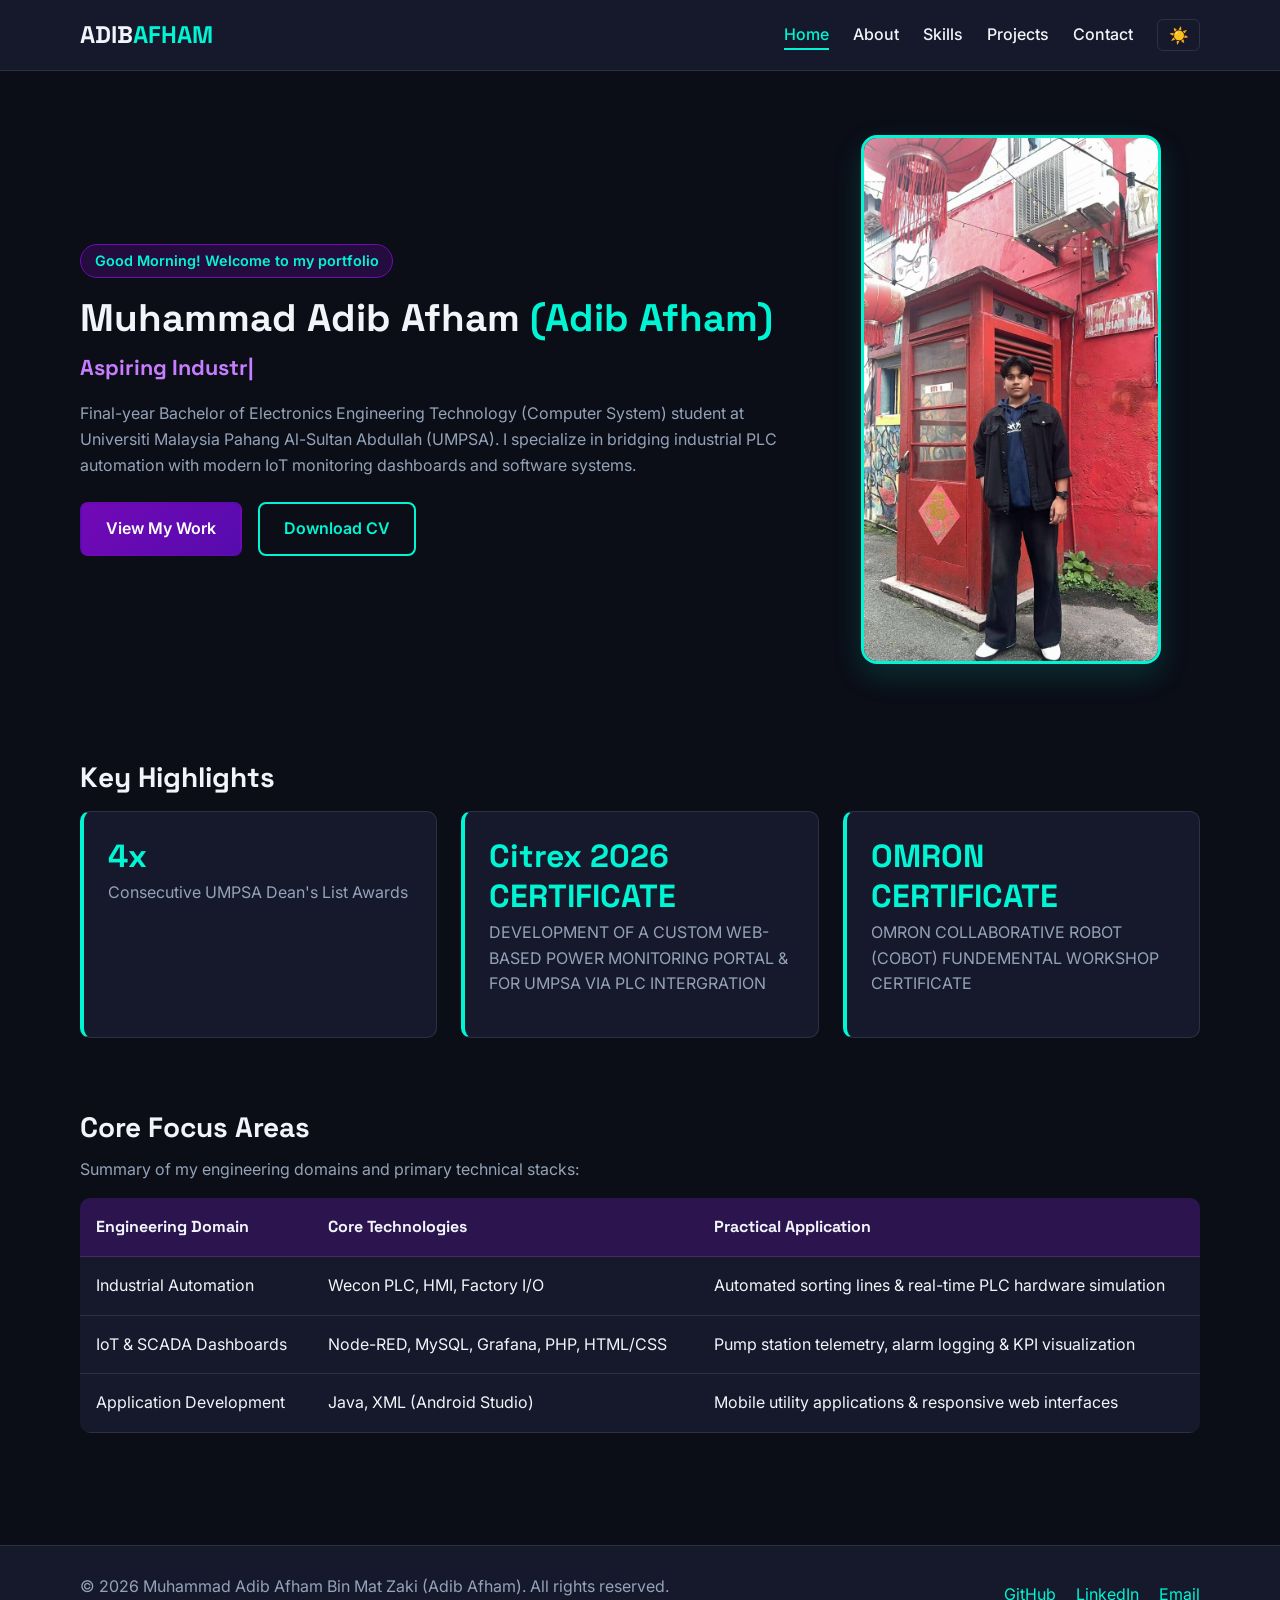
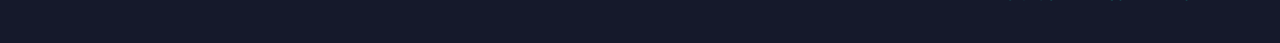
<file: index.html>
<!DOCTYPE html>
<html lang="en">
<head>
  <meta charset="UTF-8">
  <meta name="viewport" content="width=device-width, initial-scale=1.0">
  <title>ADIB AFHAM | Electronics &amp; Automation Portfolio</title>
  <link rel="preconnect" href="https://fonts.googleapis.com">
  <link rel="preconnect" href="https://fonts.gstatic.com" crossorigin>
  <link href="https://fonts.googleapis.com/css2?family=Inter:wght@400;500;600&family=Space+Grotesk:wght@600;700&display=swap" rel="stylesheet">
  <link rel="stylesheet" href="css/style.css">
</head>
<body>
  <header class="site-header">
    <div class="container nav-wrapper">
      <a href="index.html" class="logo">ADIB<span>AFHAM</span></a>
      <button class="hamburger" id="hamburgerBtn" aria-label="Toggle Navigation" aria-expanded="false">
        <span></span>
        <span></span>
        <span></span>
      </button>
      <nav class="main-nav" id="mainNav">
        <ul>
          <li><a href="index.html" class="active">Home</a></li>
          <li><a href="about.html">About</a></li>
          <li><a href="skills.html">Skills</a></li>
          <li><a href="projects.html">Projects</a></li>
          <li><a href="contact.html">Contact</a></li>
        </ul>
        <button id="themeToggle" class="theme-btn" aria-label="Toggle Light/Dark Mode">☀️</button>
      </nav>
    </div>
  </header>

  <main>
    <section class="hero container">
      <div class="hero-content">
        <p id="timeGreeting" class="greeting-badge">Welcome to my portfolio</p>
        <h1>Muhammad Adib Afham <span class="highlight">(Adib Afham)</span></h1>
        <h2 class="typing-wrapper">
          <span id="typingText"></span><span class="cursor">|</span>
        </h2>
        <p class="hero-bio">
          Final-year Bachelor of Electronics Engineering Technology (Computer System) student at Universiti Malaysia Pahang Al-Sultan Abdullah (UMPSA). I specialize in bridging industrial PLC automation with modern IoT monitoring dashboards and software systems.
        </p>
        <div class="cta-group">
          <a href="projects.html" class="btn btn-primary">View My Work</a>
          <a href="docs/resume.pdf" class="btn btn-outline" download>Download CV</a>
        </div>
      </div>
      <div class="hero-image">
        <img src="images/profile.jpg" alt="Portrait of Muhammad Adib Afham Bin Mat Zaki">
      </div>
    </section>

    <section class="highlights container">
      <h2>Key Highlights</h2>
      <div class="stats-grid">
        <article class="stat-card">
          <h3>4x</h3>
          <p>Consecutive UMPSA Dean's List Awards</p>
        </article>
        <article class="stat-card">
          <h3>Citrex 2026 CERTIFICATE</h3>
          <p>DEVELOPMENT OF A CUSTOM WEB-BASED POWER MONITORING PORTAL &amp; FOR UMPSA VIA PLC INTERGRATION</p>
        </article>
        <article class="stat-card">
          <h3>OMRON CERTIFICATE</h3>
          <p>OMRON COLLABORATIVE ROBOT (COBOT) FUNDEMENTAL WORKSHOP CERTIFICATE</p>
        </article>
      </div>
    </section>

    <section class="overview-table-section container">
      <h2>Core Focus Areas</h2>
      <p>Summary of my engineering domains and primary technical stacks:</p>
      <div class="table-responsive">
        <table>
          <thead>
            <tr>
              <th>Engineering Domain</th>
              <th>Core Technologies</th>
              <th>Practical Application</th>
            </tr>
          </thead>
          <tbody>
            <tr>
              <td>Industrial Automation</td>
              <td>Wecon PLC, HMI, Factory I/O</td>
              <td>Automated sorting lines &amp; real-time PLC hardware simulation</td>
            </tr>
            <tr>
              <td>IoT &amp; SCADA Dashboards</td>
              <td>Node-RED, MySQL, Grafana, PHP, HTML/CSS</td>
              <td>Pump station telemetry, alarm logging &amp; KPI visualization</td>
            </tr>
            <tr>
              <td>Application Development</td>
              <td>Java, XML (Android Studio)</td>
              <td>Mobile utility applications &amp; responsive web interfaces</td>
            </tr>
          </tbody>
        </table>
      </div>
    </section>
  </main>

  <footer class="site-footer">
    <div class="container footer-content">
      <p>&copy; <span id="currentYear">2026</span> Muhammad Adib Afham Bin Mat Zaki (Adib Afham). All rights reserved.</p>
      <div class="social-links">
        <a href="https://github.com/Adeebbs" target="_blank" rel="noopener noreferrer">GitHub</a>
        <a href="https://www.linkedin.com/in/adib-afham-a77aa1451/" target="_blank" rel="noopener noreferrer">LinkedIn</a>
        <a href="mailto:adibafham878@gmail.com">Email</a>
      </div>
    </div>
  </footer>

  <button id="scrollTopBtn" class="scroll-top" title="Back to top">&uarr;</button>
  <script src="js/script.js"></script>
</body>
</html>
</file>
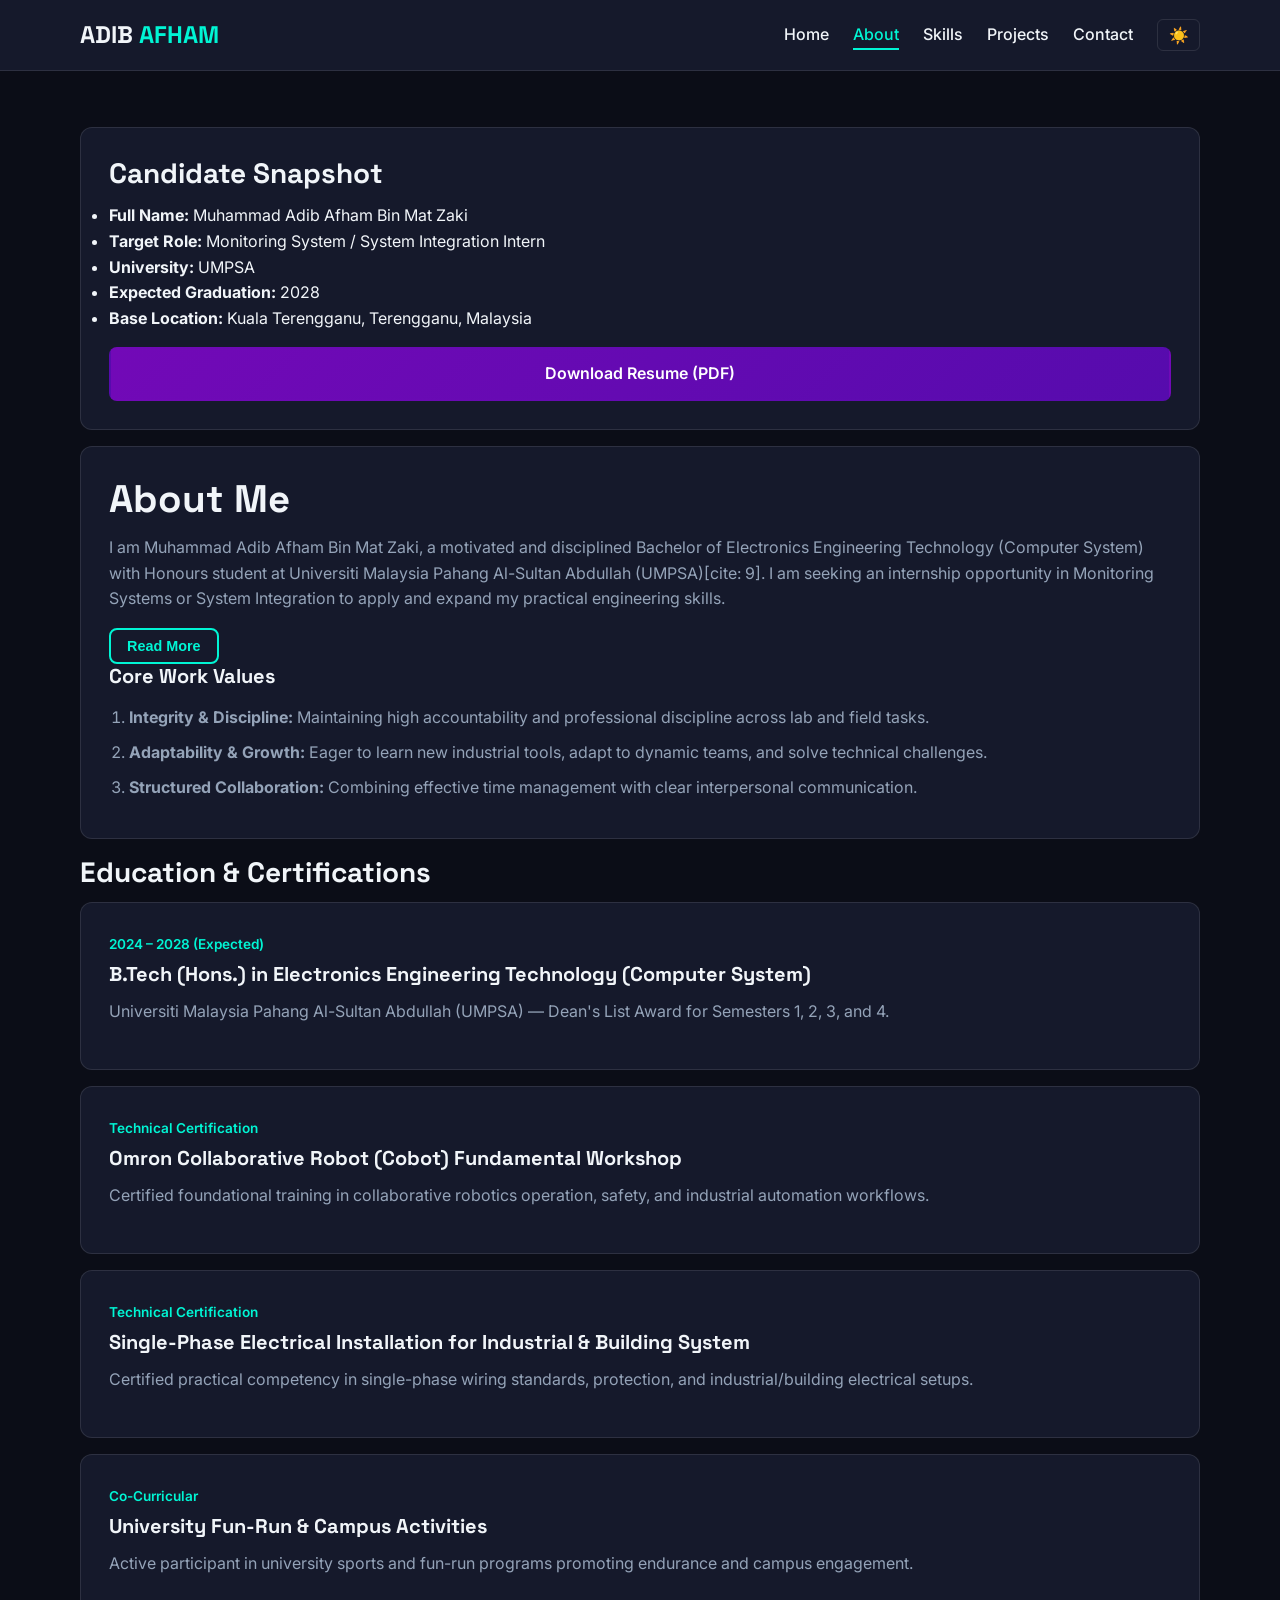
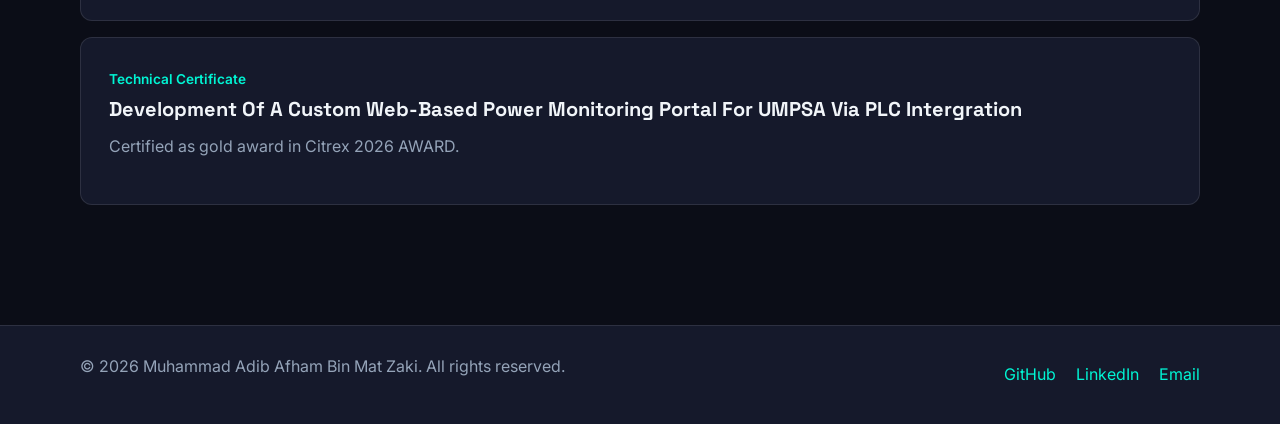
<file: about.html>
<!DOCTYPE html>
<html lang="en">
<head>
  <meta charset="UTF-8">
  <meta name="viewport" content="width=device-width, initial-scale=1.0">
  <title>About Me | Muhammad Adib Afham</title>
  <link rel="preconnect" href="https://fonts.googleapis.com">
  <link rel="preconnect" href="https://fonts.gstatic.com" crossorigin>
  <link href="https://fonts.googleapis.com/css2?family=Inter:wght@400;500;600&family=Space+Grotesk:wght@600;700&display=swap" rel="stylesheet">
  <link rel="stylesheet" href="css/style.css">
</head>
<body>
  <header class="site-header">
    <div class="container nav-wrapper">
      <a href="index.html" class="logo">ADIB<span> AFHAM</span></a>
      <button class="hamburger" id="hamburgerBtn" aria-label="Toggle Navigation" aria-expanded="false">
        <span></span>
        <span></span>
        <span></span>
      </button>
      <nav class="main-nav" id="mainNav">
        <ul>
          <li><a href="index.html">Home</a></li>
          <li><a href="about.html" class="active">About</a></li>
          <li><a href="skills.html">Skills</a></li>
          <li><a href="projects.html">Projects</a></li>
          <li><a href="contact.html">Contact</a></li>
        </ul>
        <button id="themeToggle" class="theme-btn" aria-label="Toggle Light/Dark Mode">☀️</button>
      </nav>
    </div>
  </header>

  <main class="container page-section">
    <div class="split-layout">
      <!-- Sticky Left Profile Card -->
      <aside class="sticky-sidebar">
        <div class="card profile-summary-card">
          <h2>Candidate Snapshot</h2>
          <ul class="meta-list">
            <li><strong>Full Name:</strong> Muhammad Adib Afham Bin Mat Zaki</li>
            <li><strong>Target Role:</strong> Monitoring System / System Integration Intern</li>
            <li><strong>University:</strong> UMPSA</li>
            <li><strong>Expected Graduation:</strong> 2028</li>
            <li><strong>Base Location:</strong> Kuala Terengganu, Terengganu, Malaysia</li>
            <p></p>
          </ul>
          <a href="docs/resume.pdf" class="btn btn-primary full-width" download>Download Resume (PDF)</a>
        </div>
      </aside>
      <p></p>

      <!-- Right Detailed Narrative & Credentials -->
      <div class="split-main">
        <article class="card">
          <h1>About Me</h1>
          <p>
            I am Muhammad Adib Afham Bin Mat Zaki, a motivated and disciplined Bachelor of Electronics Engineering Technology (Computer System) with Honours student at Universiti Malaysia Pahang Al-Sultan Abdullah (UMPSA)[cite: 9]. I am seeking an internship opportunity in Monitoring Systems or System Integration to apply and expand my practical engineering skills.
          </p>
          <div id="moreBio" class="hidden-content">
            <p>
              My academic projects focus on connecting industrial controllers with modern software interfaces—including linking Factory I/O simulations to physical PLC hardware via OPC UA (2025) and developing a web-based Water Pump Monitoring System dashboard using Node-RED, MySQL, and HTML with real-time alarm alerts (2026).
            </p>
            <p>
              Alongside earning Dean's List recognition across four consecutive semesters, I have completed hands-on technical workshops in Omron Collaborative Robots (Cobot) and Single-Phase Electrical Installation, and actively participate in university fun-run events.
            </p>
          </div>
          <button id="readMoreBtn" class="btn btn-outline btn-sm">Read More</button>

          <h3>Core Work Values</h3>
          <ol class="styled-list">
            <li><strong>Integrity &amp; Discipline:</strong> Maintaining high accountability and professional discipline across lab and field tasks.</li>
            <li><strong>Adaptability &amp; Growth:</strong> Eager to learn new industrial tools, adapt to dynamic teams, and solve technical challenges.</li>
            <li><strong>Structured Collaboration:</strong> Combining effective time management with clear interpersonal communication.</li>
          </ol>
        </article>
        <p>


        </p>
        <p></p>
        <p></p>
        <section class="credentials-section">
          <h2>Education &amp; Certifications</h2>
          <div class="credentials-grid">
            <article class="card credential-card">
              <span class="timeline-date">2024 – 2028 (Expected)</span>
              <h3>B.Tech (Hons.) in Electronics Engineering Technology (Computer System)</h3>
              <p>Universiti Malaysia Pahang Al-Sultan Abdullah (UMPSA) — Dean's List Award for Semesters 1, 2, 3, and 4.</p>
            </article>
            <p></p>

            <article class="card credential-card">
              <span class="timeline-date">Technical Certification</span>
              <h3>Omron Collaborative Robot (Cobot) Fundamental Workshop</h3>
              <p>Certified foundational training in collaborative robotics operation, safety, and industrial automation workflows.</p>
            </article>
            <p></p>

            <article class="card credential-card">
              <span class="timeline-date">Technical Certification</span>
              <h3>Single-Phase Electrical Installation for Industrial &amp; Building System</h3>
              <p>Certified practical competency in single-phase wiring standards, protection, and industrial/building electrical setups.</p>
            </article>
            <p></p>

            <article class="card credential-card">
              <span class="timeline-date">Co-Curricular</span>
              <h3>University Fun-Run &amp; Campus Activities</h3>
              <p>Active participant in university sports and fun-run programs promoting endurance and campus engagement.</p>
            </article>
            <p></p>

            <article class="card credential-card">
              <span class="timeline-date">Technical Certificate</span>
              <h3>Development Of A Custom Web-Based Power Monitoring Portal For UMPSA Via PLC Intergration</h3>
              <p>Certified as gold award in Citrex 2026 AWARD.</p>
            </article>
            <p></p>
          </div>
        </section>
      </div>
    </div>
  </main>

  <footer class="site-footer">
    <div class="container footer-content">
      <p>&copy; <span id="currentYear">2026</span> Muhammad Adib Afham Bin Mat Zaki. All rights reserved.</p>
      <div class="social-links">
       <a href="https://github.com/Adeebbs" target="_blank" rel="noopener noreferrer">GitHub</a>
        <a href="https://www.linkedin.com/in/adib-afham-a77aa1451/" target="_blank" rel="noopener noreferrer">LinkedIn</a>
        <a href="mailto:adibafham878@gmail.com">Email</a>
      </div>
    </div>
  </footer>

  <button id="scrollTopBtn" class="scroll-top" title="Back to top">&uarr;</button>
  <script src="js/script.js"></script>
</body>
</html>
</file>
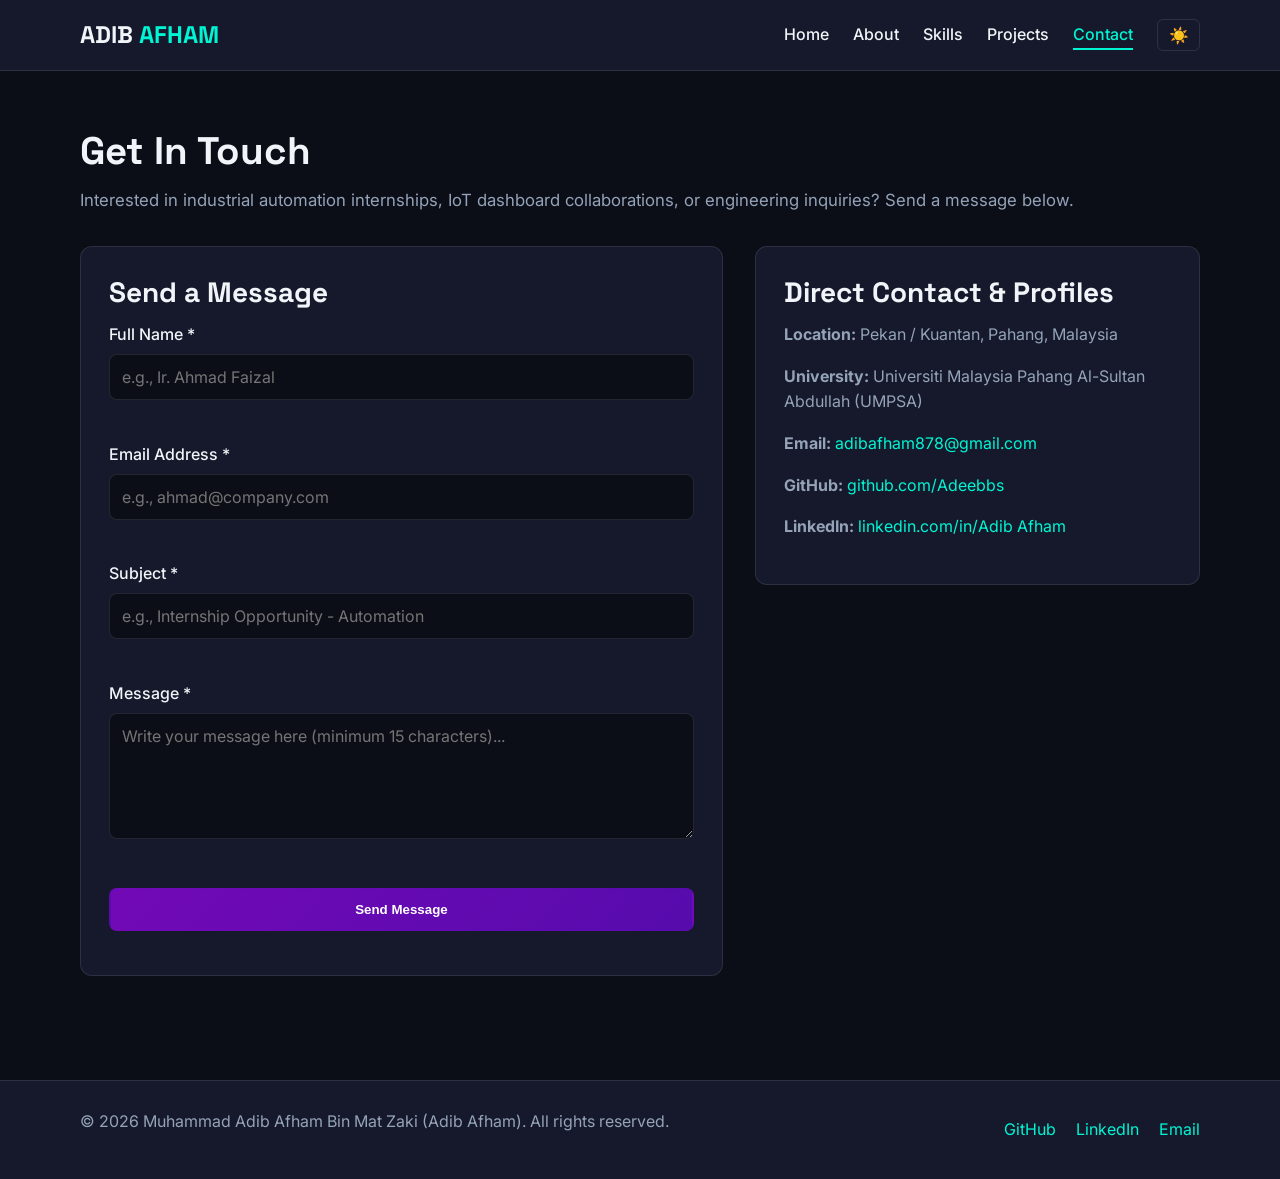
<file: contact.html>
<!DOCTYPE html>
<html lang="en">
<head>
  <meta charset="UTF-8">
  <meta name="viewport" content="width=device-width, initial-scale=1.0">
  <title>Contact | Adib Afham</title>
  <link rel="preconnect" href="https://fonts.googleapis.com">
  <link rel="preconnect" href="https://fonts.gstatic.com" crossorigin>
  <link href="https://fonts.googleapis.com/css2?family=Inter:wght@400;500;600&family=Space+Grotesk:wght@600;700&display=swap" rel="stylesheet">
  <link rel="stylesheet" href="css/style.css">
</head>
<body>
  <header class="site-header">
    <div class="container nav-wrapper">
      <a href="index.html" class="logo">ADIB<span> AFHAM</span></a>
      <button class="hamburger" id="hamburgerBtn" aria-label="Toggle Navigation" aria-expanded="false">
        <span></span>
        <span></span>
        <span></span>
      </button>
      <nav class="main-nav" id="mainNav">
        <ul>
          <li><a href="index.html">Home</a></li>
          <li><a href="about.html">About</a></li>
          <li><a href="skills.html">Skills</a></li>
          <li><a href="projects.html">Projects</a></li>
          <li><a href="contact.html" class="active">Contact</a></li>
        </ul>
        <button id="themeToggle" class="theme-btn" aria-label="Toggle Light/Dark Mode">☀️</button>
      </nav>
    </div>
  </header>

  <main class="container page-section">
    <h1>Get In Touch</h1>
    <p class="section-subtitle">Interested in industrial automation internships, IoT dashboard collaborations, or engineering inquiries? Send a message below.</p>

    <div class="contact-grid">
      <section class="contact-form-wrapper card">
        <h2>Send a Message</h2>
        <form id="contactForm" novalidate>
          <div class="form-group">
            <label for="fullName">Full Name *</label>
            <input type="text" id="fullName" name="fullName" placeholder="e.g., Ir. Ahmad Faizal" required>
            <small class="error-msg" id="nameError"></small>
          </div>

          <div class="form-group">
            <label for="email">Email Address *</label>
            <input type="email" id="email" name="email" placeholder="e.g., ahmad@company.com" required>
            <small class="error-msg" id="emailError"></small>
          </div>

          <div class="form-group">
            <label for="subject">Subject *</label>
            <input type="text" id="subject" name="subject" placeholder="e.g., Internship Opportunity - Automation" required>
            <small class="error-msg" id="subjectError"></small>
          </div>

          <div class="form-group">
            <label for="message">Message *</label>
            <textarea id="message" name="message" rows="5" placeholder="Write your message here (minimum 15 characters)..." required></textarea>
            <small class="error-msg" id="messageError"></small>
          </div>

          <button type="submit" class="btn btn-primary full-width">Send Message</button>
          <div id="formSuccess" class="success-banner" role="status"></div>
        </form>
      </section>

      <aside class="contact-info">
        <div class="card">
          <h2>Direct Contact &amp; Profiles</h2>
          <ul class="contact-list">
            <li><strong>Location:</strong> Pekan / Kuantan, Pahang, Malaysia</li>
            <li><strong>University:</strong> Universiti Malaysia Pahang Al-Sultan Abdullah (UMPSA)</li>
            <li><strong>Email:</strong> <a href="mailto:adibafham878@gmail.com">adibafham878@gmail.com</a></li>
            <li><strong>GitHub:</strong> <a href="https://github.com/Adeebbs" target="_blank" rel="noopener noreferrer">github.com/Adeebbs</a></li>
            <li><strong>LinkedIn:</strong> <a href="https://www.linkedin.com/in/adib-afham-a77aa1451/" target="_blank" rel="noopener noreferrer">linkedin.com/in/Adib Afham</a></li>
          </ul>
        </div>
      </aside>
    </div>
  </main>

  <footer class="site-footer">
    <div class="container footer-content">
      <p>&copy; <span id="currentYear">2026</span> Muhammad Adib Afham Bin Mat Zaki (Adib Afham). All rights reserved.</p>
      <div class="social-links">
       <a href="https://github.com/Adeebbs" target="_blank" rel="noopener noreferrer">GitHub</a>
        <a href="https://www.linkedin.com/in/adib-afham-a77aa1451/" target="_blank" rel="noopener noreferrer">LinkedIn</a>
        <a href="mailto:adibafham878@gmail.com">Email</a>
      </div>
    </div>
  </footer>

  <button id="scrollTopBtn" class="scroll-top" title="Back to top">&uarr;</button>
  <script src="js/script.js"></script>
</body>
</html>
</file>
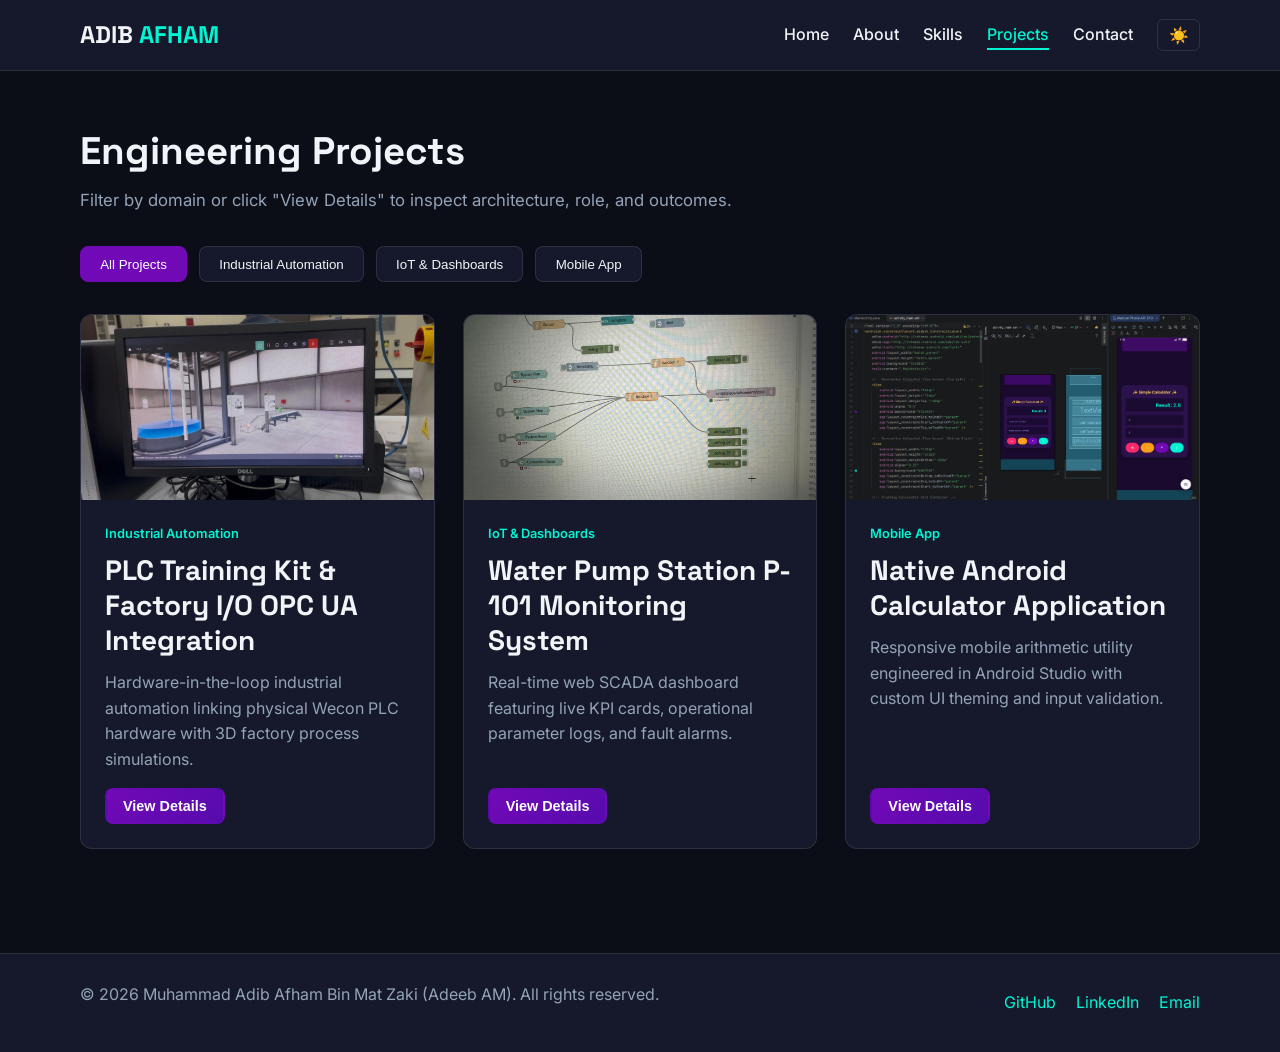
<file: projects.html>
<!DOCTYPE html>
<html lang="en">
<head>
  <meta charset="UTF-8">
  <meta name="viewport" content="width=device-width, initial-scale=1.0">
  <title>Engineering Projects | Adib Afham</title>
  <link rel="preconnect" href="https://fonts.googleapis.com">
  <link rel="preconnect" href="https://fonts.gstatic.com" crossorigin>
  <link href="https://fonts.googleapis.com/css2?family=Inter:wght@400;500;600&family=Space+Grotesk:wght@600;700&display=swap" rel="stylesheet">
  <link rel="stylesheet" href="css/style.css">
</head>
<body>
  <header class="site-header">
    <div class="container nav-wrapper">
      <a href="index.html" class="logo">ADIB<span> AFHAM</span></a>
      <button class="hamburger" id="hamburgerBtn" aria-label="Toggle Navigation" aria-expanded="false">
        <span></span>
        <span></span>
        <span></span>
      </button>
      <nav class="main-nav" id="mainNav">
        <ul>
          <li><a href="index.html">Home</a></li>
          <li><a href="about.html">About</a></li>
          <li><a href="skills.html">Skills</a></li>
          <li><a href="projects.html" class="active">Projects</a></li>
          <li><a href="contact.html">Contact</a></li>
        </ul>
        <button id="themeToggle" class="theme-btn" aria-label="Toggle Light/Dark Mode">☀️</button>
      </nav>
    </div>
  </header>

  <main class="container page-section">
    <h1>Engineering Projects</h1>
    <p class="section-subtitle">Filter by domain or click "View Details" to inspect architecture, role, and outcomes.</p>

    <div class="filter-controls">
      <button class="filter-btn active" data-filter="all">All Projects</button>
      <button class="filter-btn" data-filter="automation">Industrial Automation</button>
      <button class="filter-btn" data-filter="iot">IoT &amp; Dashboards</button>
      <button class="filter-btn" data-filter="mobile">Mobile App</button>
    </div>

    <div class="projects-grid">
      <article class="project-card" data-category="automation">
        <img src="images/project-plc.jpg" alt="Wecon PLC and Factory I/O Simulation Setup">
        <div class="project-body">
          <span class="tag">Industrial Automation</span>
          <h2>PLC Training Kit &amp; Factory I/O OPC UA Integration</h2>
          <p>Hardware-in-the-loop industrial automation linking physical Wecon PLC hardware with 3D factory process simulations.</p>
          <button class="btn btn-primary btn-sm open-modal-btn" data-project="plc">View Details</button>
        </div>
      </article>

      <article class="project-card" data-category="iot">
        <img src="images/project-pump.jpg" alt="Water Pump Station P-101 Monitoring Dashboard">
        <div class="project-body">
          <span class="tag">IoT &amp; Dashboards</span>
          <h2>Water Pump Station P-101 Monitoring System</h2>
          <p>Real-time web SCADA dashboard featuring live KPI cards, operational parameter logs, and fault alarms.</p>
          <button class="btn btn-primary btn-sm open-modal-btn" data-project="pump">View Details</button>
        </div>
      </article>

      <article class="project-card" data-category="mobile">
        <img src="images/project-android.jpg" alt="Android Studio Calculator Application Interface">
        <div class="project-body">
          <span class="tag">Mobile App</span>
          <h2>Native Android Calculator Application</h2>
          <p>Responsive mobile arithmetic utility engineered in Android Studio with custom UI theming and input validation.</p>
          <button class="btn btn-primary btn-sm open-modal-btn" data-project="android">View Details</button>
        </div>
      </article>
    </div>
  </main>

  <!-- Project Details Modal -->
  <div id="projectModal" class="modal" aria-hidden="true">
    <div class="modal-content">
      <button class="modal-close" id="closeModalBtn" aria-label="Close Modal">&times;</button>
      <h2 id="modalTitle">Project Title</h2>
      <p class="modal-meta"><strong>Role:</strong> <span id="modalRole"></span> | <strong>Tools:</strong> <span id="modalTools"></span></p>
      <h3>Problem Statement</h3>
      <p id="modalProblem"></p>
      <h3>Outcome &amp; Impact</h3>
      <p id="modalOutcome"></p>
      <div class="modal-actions">
        <a id="modalLink" href="#" target="_blank" rel="noopener noreferrer" class="btn btn-primary">View Source / Documentation</a>
      </div>
    </div>
  </div>

  <footer class="site-footer">
    <div class="container footer-content">
      <p>&copy; <span id="currentYear">2026</span> Muhammad Adib Afham Bin Mat Zaki (Adeeb AM). All rights reserved.</p>
      <div class="social-links">
       <a href="https://github.com/Adeebbs" target="_blank" rel="noopener noreferrer">GitHub</a>
        <a href="https://www.linkedin.com/in/adib-afham-a77aa1451/" target="_blank" rel="noopener noreferrer">LinkedIn</a>
        <a href="mailto:adibafham878@gmail.com">Email</a>
      </div>
    </div>
  </footer>

  <button id="scrollTopBtn" class="scroll-top" title="Back to top">&uarr;</button>
  <script src="js/script.js"></script>
</body>
</html>
</file>
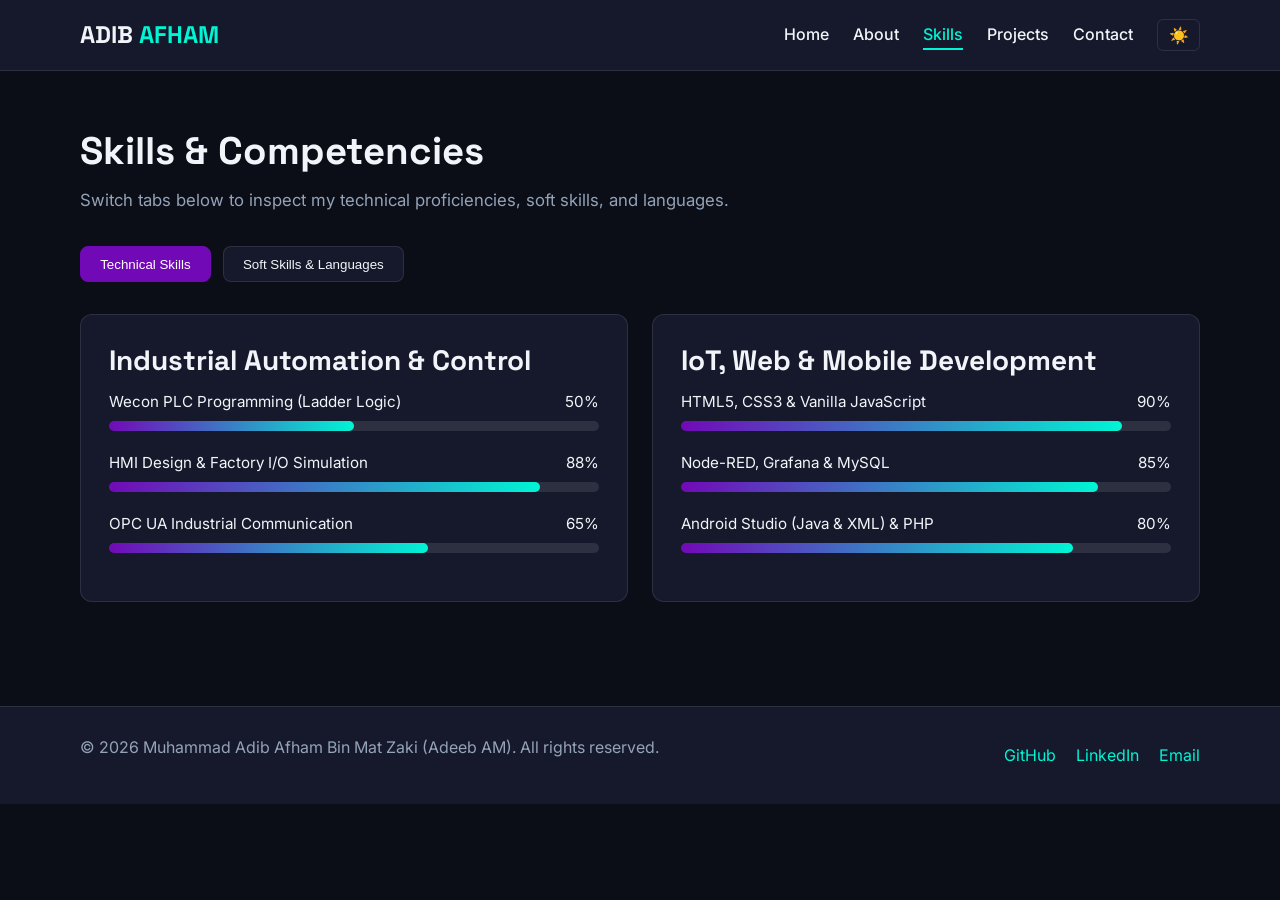
<file: skills.html>
<!DOCTYPE html>
<html lang="en">
<head>
  <meta charset="UTF-8">
  <meta name="viewport" content="width=device-width, initial-scale=1.0">
  <title>Skills &amp; Competencies | Adib Afham</title>
  <link rel="preconnect" href="https://fonts.googleapis.com">
  <link rel="preconnect" href="https://fonts.gstatic.com" crossorigin>
  <link href="https://fonts.googleapis.com/css2?family=Inter:wght@400;500;600&family=Space+Grotesk:wght@600;700&display=swap" rel="stylesheet">
  <link rel="stylesheet" href="css/style.css">
</head>
<body>
  <header class="site-header">
    <div class="container nav-wrapper">
      <a href="index.html" class="logo">ADIB<span> AFHAM</span></a>
      <button class="hamburger" id="hamburgerBtn" aria-label="Toggle Navigation" aria-expanded="false">
        <span></span>
        <span></span>
        <span></span>
      </button>
      <nav class="main-nav" id="mainNav">
        <ul>
          <li><a href="index.html">Home</a></li>
          <li><a href="about.html">About</a></li>
          <li><a href="skills.html" class="active">Skills</a></li>
          <li><a href="projects.html">Projects</a></li>
          <li><a href="contact.html">Contact</a></li>
        </ul>
        <button id="themeToggle" class="theme-btn" aria-label="Toggle Light/Dark Mode">☀️</button>
      </nav>
    </div>
  </header>

  <main class="container page-section">
    <h1>Skills &amp; Competencies</h1>
    <p class="section-subtitle">Switch tabs below to inspect my technical proficiencies, soft skills, and languages.</p>

    <div class="tab-buttons">
      <button class="tab-btn active" data-tab="technical">Technical Skills</button>
      <button class="tab-btn" data-tab="soft">Soft Skills &amp; Languages</button>
    </div>

    <section id="technical" class="tab-content active">
      <div class="skills-grid">
        <article class="card">
          <h2>Industrial Automation &amp; Control</h2>
          <div class="skill-item">
            <div class="skill-header"><span>Wecon PLC Programming (Ladder Logic)</span><span>50%</span></div>
            <div class="progress-bar"><div class="progress-fill" data-width="50%"></div></div>
          </div>
          <div class="skill-item">
            <div class="skill-header"><span>HMI Design &amp; Factory I/O Simulation</span><span>88%</span></div>
            <div class="progress-bar"><div class="progress-fill" data-width="88%"></div></div>
          </div>
          <div class="skill-item">
            <div class="skill-header"><span>OPC UA Industrial Communication</span><span>65%</span></div>
            <div class="progress-bar"><div class="progress-fill" data-width="65%"></div></div>
          </div>
        </article>

        <article class="card">
          <h2>IoT, Web &amp; Mobile Development</h2>
          <div class="skill-item">
            <div class="skill-header"><span>HTML5, CSS3 &amp; Vanilla JavaScript</span><span>90%</span></div>
            <div class="progress-bar"><div class="progress-fill" data-width="90%"></div></div>
          </div>
          <div class="skill-item">
            <div class="skill-header"><span>Node-RED, Grafana &amp; MySQL</span><span>85%</span></div>
            <div class="progress-bar"><div class="progress-fill" data-width="85%"></div></div>
          </div>
          <div class="skill-item">
            <div class="skill-header"><span>Android Studio (Java &amp; XML) &amp; PHP</span><span>80%</span></div>
            <div class="progress-bar"><div class="progress-fill" data-width="80%"></div></div>
          </div>
        </article>
      </div>
    </section>

    <section id="soft" class="tab-content">
      <div class="skills-grid">
        <article class="card">
          <h2>Professional &amp; Soft Skills</h2>
          <div class="skill-item">
            <div class="skill-header"><span>Systematic Troubleshooting &amp; Root-Cause Analysis</span><span>92%</span></div>
            <div class="progress-bar"><div class="progress-fill" data-width="92%"></div></div>
          </div>
          <div class="skill-item">
            <div class="skill-header"><span>Technical Documentation &amp; SDLC Reporting</span><span>90%</span></div>
            <div class="progress-bar"><div class="progress-fill" data-width="90%"></div></div>
          </div>
          <div class="skill-item">
            <div class="skill-header"><span>Team Collaboration &amp; Lab Leadership</span><span>88%</span></div>
            <div class="progress-bar"><div class="progress-fill" data-width="88%"></div></div>
          </div>
        </article>

        <article class="card">
          <h2>Languages</h2>
          <div class="skill-item">
            <div class="skill-header"><span>Bahasa Melayu (Native)</span><span>100%</span></div>
            <div class="progress-bar"><div class="progress-fill" data-width="100%"></div></div>
          </div>
          <div class="skill-item">
            <div class="skill-header"><span>English (Professional Working Proficiency)</span><span>85%</span></div>
            <div class="progress-bar"><div class="progress-fill" data-width="85%"></div></div>
          </div>
        </article>
      </div>
    </section>
  </main>

  <footer class="site-footer">
    <div class="container footer-content">
      <p>&copy; <span id="currentYear">2026</span> Muhammad Adib Afham Bin Mat Zaki (Adeeb AM). All rights reserved.</p>
      <div class="social-links">
       <a href="https://github.com/Adeebbs" target="_blank" rel="noopener noreferrer">GitHub</a>
        <a href="https://www.linkedin.com/in/adib-afham-a77aa1451/" target="_blank" rel="noopener noreferrer">LinkedIn</a>
        <a href="mailto:adibafham878@gmail.com">Email</a>
      </div>
    </div>
  </footer>

  <button id="scrollTopBtn" class="scroll-top" title="Back to top">&uarr;</button>
  <script src="js/script.js"></script>
</body>
</html>
</file>
<file: css/style.css>
/* =========================================================
   CSS Variables & Theme Setup (Royal Purple & Neon Cyan)
   ========================================================= */
:root {
  --bg-primary: #0b0d17;
  --bg-secondary: #15192b;
  --text-primary: #f1f5f9;
  --text-secondary: #94a3b8;
  --accent-purple: #7209b7;
  --accent-cyan: #00f5d4;
  --border-color: rgba(255, 255, 255, 0.1);
  --error-color: #ff4d6d;
  --success-color: #00f5d4;
  --font-heading: 'Space Grotesk', sans-serif;
  --font-body: 'Inter', sans-serif;
  --transition: all 0.3s ease;
}

body.light-theme {
  --bg-primary: #f8fafc;
  --bg-secondary: #ffffff;
  --text-primary: #0f172a;
  --text-secondary: #475569;
  --accent-purple: #7209b7;
  --accent-cyan: #008b7a;
  --border-color: rgba(15, 23, 42, 0.12);
}

/* =========================================================
   Reset & Global Typography
   ========================================================= */
* {
  box-sizing: border-box;
  margin: 0;
  padding: 0;
}

html {
  scroll-behavior: smooth;
}

body {
  font-family: var(--font-body);
  background-color: var(--bg-primary);
  color: var(--text-primary);
  line-height: 1.6;
  transition: background-color 0.3s ease, color 0.3s ease;
}

h1, h2, h3 {
  font-family: var(--font-heading);
  line-height: 1.25;
  margin-bottom: 0.75rem;
}

h1 { font-size: 2.4rem; }
h2 { font-size: 1.75rem; }
h3 { font-size: 1.25rem; }

p {
  margin-bottom: 1rem;
  color: var(--text-secondary);
}

a {
  color: var(--accent-cyan);
  text-decoration: none;
  transition: var(--transition);
}

.container {
  width: 90%;
  max-width: 1120px;
  margin: 0 auto;
}

.page-section {
  padding: 3.5rem 0;
}

.section-subtitle {
  margin-bottom: 2rem;
  font-size: 1.05rem;
}

/* =========================================================
   Header & Responsive Navigation
   ========================================================= */
.site-header {
  background-color: var(--bg-secondary);
  border-bottom: 1px solid var(--border-color);
  position: sticky;
  top: 0;
  z-index: 100;
}

.nav-wrapper {
  display: flex;
  justify-content: space-between;
  align-items: center;
  padding: 1rem 0;
}

.logo {
  font-family: var(--font-heading);
  font-size: 1.5rem;
  font-weight: 700;
  color: var(--text-primary);
}

.logo span {
  color: var(--accent-cyan);
}

.main-nav {
  display: flex;
  align-items: center;
  gap: 1.5rem;
}

.main-nav ul {
  display: flex;
  list-style: none;
  gap: 1.5rem;
}

.main-nav a {
  color: var(--text-primary);
  font-weight: 500;
  padding-bottom: 0.25rem;
  border-bottom: 2px solid transparent;
}

.main-nav a:hover,
.main-nav a.active {
  color: var(--accent-cyan);
  border-bottom-color: var(--accent-cyan);
}

.theme-btn {
  background: transparent;
  border: 1px solid var(--border-color);
  color: var(--text-primary);
  padding: 0.35rem 0.65rem;
  border-radius: 6px;
  cursor: pointer;
  font-size: 1rem;
}

.hamburger {
  display: none;
  flex-direction: column;
  gap: 5px;
  background: transparent;
  border: none;
  cursor: pointer;
}

.hamburger span {
  width: 25px;
  height: 3px;
  background-color: var(--text-primary);
  border-radius: 2px;
}

/* =========================================================
   Buttons & Cards
   ========================================================= */
.btn {
  display: inline-block;
  padding: 0.75rem 1.5rem;
  border-radius: 8px;
  font-weight: 600;
  cursor: pointer;
  border: 2px solid transparent;
  transition: var(--transition);
  text-align: center;
}

.btn-sm {
  padding: 0.5rem 1rem;
  font-size: 0.9rem;
}

.full-width {
  width: 100%;
}

.btn-primary {
  background: linear-gradient(135deg, var(--accent-purple), #560bad);
  color: #ffffff;
}

.btn-primary:hover {
  transform: translateY(-2px);
  box-shadow: 0 6px 20px rgba(114, 9, 183, 0.45);
}

.btn-outline {
  border-color: var(--accent-cyan);
  color: var(--accent-cyan);
  background: transparent;
}

.btn-outline:hover {
  background-color: var(--accent-cyan);
  color: #0b0d17;
}

.card {
  background-color: var(--bg-secondary);
  border: 1px solid var(--border-color);
  border-radius: 12px;
  padding: 1.75rem;
}

/* =========================================================
   Home Page: Hero, Highlights & Table
   ========================================================= */
.hero {
  display: grid;
  grid-template-columns: 1.3fr 0.7fr;
  align-items: center;
  gap: 2.5rem;
  padding: 4rem 0;
}

.greeting-badge {
  display: inline-block;
  background: rgba(114, 9, 183, 0.25);
  border: 1px solid var(--accent-purple);
  color: var(--accent-cyan);
  padding: 0.3rem 0.85rem;
  border-radius: 20px;
  font-size: 0.9rem;
  font-weight: 600;
  margin-bottom: 1rem;
}

.highlight {
  color: var(--accent-cyan);
}

.typing-wrapper {
  min-height: 2.2rem;
  color: var(--accent-purple);
  font-size: 1.35rem;
}

body:not(.light-theme) .typing-wrapper {
  color: #c77dff;
}

.cursor {
  animation: blink 0.8s infinite;
}

@keyframes blink {
  50% { opacity: 0; }
}

.cta-group {
  display: flex;
  gap: 1rem;
  margin-top: 1.5rem;
}

.hero-image img {
  width: 100%;
  max-width: 300px;
  border-radius: 16px;
  border: 3px solid var(--accent-cyan);
  box-shadow: 0 12px 30px rgba(0, 245, 212, 0.15);
  display: block;
  margin: 0 auto;
}

.highlights {
  padding: 2rem 0;
}

.stats-grid {
  display: grid;
  grid-template-columns: repeat(3, 1fr);
  gap: 1.5rem;
  margin-top: 1rem;
}

.stat-card {
  background-color: var(--bg-secondary);
  border: 1px solid var(--border-color);
  border-left: 4px solid var(--accent-cyan);
  border-radius: 10px;
  padding: 1.5rem;
  transition: var(--transition);
}

.stat-card:hover {
  transform: translateY(-4px);
}

.stat-card h3 {
  font-size: 2rem;
  color: var(--accent-cyan);
  margin-bottom: 0.25rem;
}

.overview-table-section {
  padding: 2.5rem 0 4rem;
}

.table-responsive {
  overflow-x: auto;
  margin-top: 1rem;
}

table {
  width: 100%;
  border-collapse: collapse;
  background-color: var(--bg-secondary);
  border-radius: 10px;
  overflow: hidden;
}

th, td {
  padding: 1rem;
  text-align: left;
  border-bottom: 1px solid var(--border-color);
}

th {
  background-color: rgba(114, 9, 183, 0.25);
  color: var(--text-primary);
  font-family: var(--font-heading);
}

/* =========================================================
   About Page & Timeline
   ========================================================= */
.about-grid {
  display: grid;
  grid-template-columns: 1.4fr 1fr;
  gap: 2rem;
  margin-bottom: 3rem;
}

.hidden-content {
  display: none;
}

.hidden-content.show {
  display: block;
}

.styled-list {
  margin: 1rem 0 0 1.25rem;
  color: var(--text-secondary);
}

.styled-list li {
  margin-bottom: 0.6rem;
}

.timeline {
  border-left: 3px solid var(--accent-purple);
  padding-left: 1.5rem;
  margin-top: 1.5rem;
}

.timeline-item {
  position: relative;
  margin-bottom: 2rem;
  background-color: var(--bg-secondary);
  padding: 1.5rem;
  border-radius: 10px;
  border: 1px solid var(--border-color);
}

.timeline-date {
  display: inline-block;
  font-size: 0.85rem;
  font-weight: 600;
  color: var(--accent-cyan);
  margin-bottom: 0.4rem;
}

.timeline-item ul {
  margin-left: 1.25rem;
  color: var(--text-secondary);
}

/* =========================================================
   Skills Page: Tabs & Animated Bars
   ========================================================= */
.tab-buttons,
.filter-controls {
  display: flex;
  flex-wrap: wrap;
  gap: 0.75rem;
  margin-bottom: 2rem;
}

.tab-btn,
.filter-btn {
  padding: 0.6rem 1.2rem;
  border-radius: 8px;
  border: 1px solid var(--border-color);
  background-color: var(--bg-secondary);
  color: var(--text-primary);
  cursor: pointer;
  font-weight: 500;
  transition: var(--transition);
}

.tab-btn.active,
.filter-btn.active,
.tab-btn:hover,
.filter-btn:hover {
  background-color: var(--accent-purple);
  color: #ffffff;
  border-color: var(--accent-purple);
}

.tab-content {
  display: none;
}

.tab-content.active {
  display: block;
}

.skills-grid {
  display: grid;
  grid-template-columns: repeat(2, 1fr);
  gap: 1.5rem;
}

.skill-item {
  margin-bottom: 1.25rem;
}

.skill-header {
  display: flex;
  justify-content: space-between;
  font-size: 0.95rem;
  margin-bottom: 0.4rem;
}

.progress-bar {
  width: 100%;
  height: 10px;
  background-color: rgba(255, 255, 255, 0.1);
  border-radius: 6px;
  overflow: hidden;
}

body.light-theme .progress-bar {
  background-color: #e2e8f0;
}

.progress-fill {
  height: 100%;
  width: 0;
  background: linear-gradient(90deg, var(--accent-purple), var(--accent-cyan));
  border-radius: 6px;
  transition: width 0.9s ease-in-out;
}

/* =========================================================
   Projects Page & Modal
   ========================================================= */
.projects-grid {
  display: grid;
  grid-template-columns: repeat(3, 1fr);
  gap: 1.75rem;
}

.project-card {
  background-color: var(--bg-secondary);
  border: 1px solid var(--border-color);
  border-radius: 12px;
  overflow: hidden;
  display: flex;
  flex-direction: column;
  transition: var(--transition);
}

.project-card:hover {
  transform: translateY(-5px);
  border-color: var(--accent-cyan);
}

.project-card img {
  width: 100%;
  height: 185px;
  object-fit: cover;
  background-color: #1e243b;
}

.project-body {
  padding: 1.5rem;
  display: flex;
  flex-direction: column;
  flex-grow: 1;
}

.project-body .btn {
  margin-top: auto;
  align-self: flex-start;
}

.tag {
  display: inline-block;
  font-size: 0.8rem;
  font-weight: 600;
  color: var(--accent-cyan);
  margin-bottom: 0.5rem;
}

.modal {
  display: none;
  position: fixed;
  inset: 0;
  background-color: rgba(0, 0, 0, 0.75);
  z-index: 200;
  align-items: center;
  justify-content: center;
  padding: 1rem;
}

.modal.open {
  display: flex;
}

.modal-content {
  background-color: var(--bg-secondary);
  border: 1px solid var(--accent-cyan);
  border-radius: 12px;
  max-width: 600px;
  width: 100%;
  padding: 2rem;
  position: relative;
}

.modal-close {
  position: absolute;
  top: 1rem;
  right: 1.25rem;
  background: none;
  border: none;
  color: var(--text-primary);
  font-size: 1.75rem;
  cursor: pointer;
}

/* =========================================================
   Contact Page & Validation
   ========================================================= */
.contact-grid {
  display: grid;
  grid-template-columns: 1.3fr 0.9fr;
  gap: 2rem;
}

.form-group {
  margin-bottom: 1.25rem;
}

.form-group label {
  display: block;
  margin-bottom: 0.4rem;
  font-weight: 500;
}

.form-group input,
.form-group textarea {
  width: 100%;
  padding: 0.75rem;
  border-radius: 8px;
  border: 1px solid var(--border-color);
  background-color: var(--bg-primary);
  color: var(--text-primary);
  font-family: inherit;
  font-size: 1rem;
}

.form-group input:focus,
.form-group textarea:focus {
  outline: none;
  border-color: var(--accent-cyan);
}

.error-msg {
  color: var(--error-color);
  font-size: 0.85rem;
  display: block;
  min-height: 1.1rem;
  margin-top: 0.25rem;
}

.success-banner {
  margin-top: 1rem;
  color: var(--success-color);
  font-weight: 600;
}

.contact-list {
  list-style: none;
}

.contact-list li {
  margin-bottom: 1rem;
  color: var(--text-secondary);
}

/* =========================================================
   Footer & Scroll-To-Top
   ========================================================= */
.site-footer {
  background-color: var(--bg-secondary);
  border-top: 1px solid var(--border-color);
  padding: 1.75rem 0;
  margin-top: 3rem;
}

.footer-content {
  display: flex;
  justify-content: space-between;
  align-items: center;
  flex-wrap: wrap;
  gap: 1rem;
}

.social-links {
  display: flex;
  gap: 1.25rem;
}

.scroll-top {
  position: fixed;
  bottom: 1.5rem;
  right: 1.5rem;
  background-color: var(--accent-purple);
  color: #ffffff;
  border: none;
  border-radius: 50%;
  width: 42px;
  height: 42px;
  font-size: 1.2rem;
  cursor: pointer;
  display: none;
  z-index: 90;
}

/* =========================================================
   Media Queries (Tablet <= 768px & Mobile <= 480px)
   ========================================================= */
@media (max-width: 768px) {
  .hamburger {
    display: flex;
  }

  .main-nav {
    display: none;
    position: absolute;
    top: 100%;
    left: 0;
    right: 0;
    background-color: var(--bg-secondary);
    flex-direction: column;
    padding: 1.5rem;
    border-bottom: 1px solid var(--border-color);
  }

  .main-nav.open {
    display: flex;
  }

  .main-nav ul {
    flex-direction: column;
    align-items: center;
  }

  .hero,
  .about-grid,
  .skills-grid,
  .contact-grid {
    grid-template-columns: 1fr;
  }

  .projects-grid,
  .stats-grid {
    grid-template-columns: repeat(2, 1fr);
  }
}

@media (max-width: 480px) {
  h1 {
    font-size: 1.85rem;
  }

  .projects-grid,
  .stats-grid {
    grid-template-columns: 1fr;
  }

  .cta-group {
    flex-direction: column;
  }

  .btn {
    width: 100%;
  }
}
</file>
